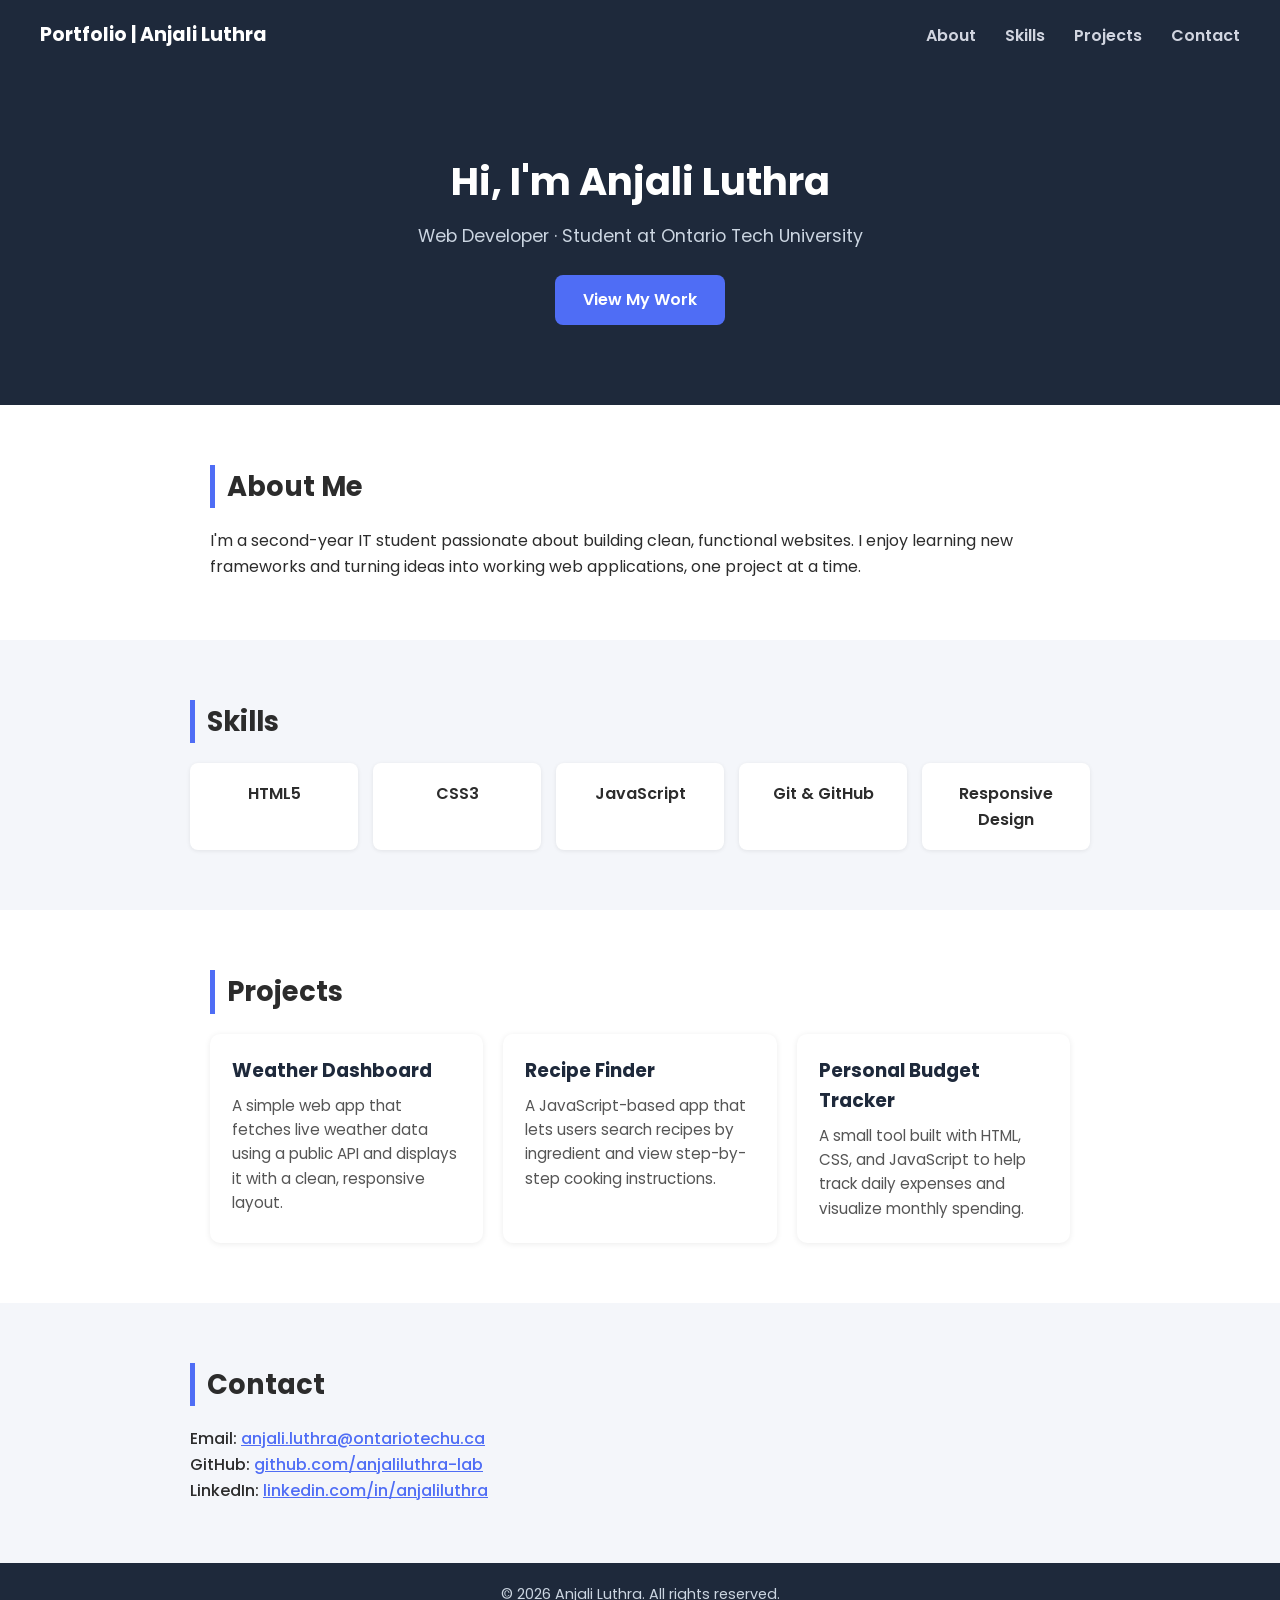
<file: Week 3/index.html>
<!DOCTYPE html> <!-- Declares this as HTML5 -->
<html lang="en">   <!-- Root element; lang="en" = page language -->

<head> <!-- Page setup info, nothing visible here -->
  <meta charset="UTF-8">  <!-- Sets character encoding -->
  <meta name="viewport" content="width=device-width, initial-scale=1.0">  <!-- Makes page mobile-responsive -->
  <title>Anjali Luthra | Portfolio</title>      <!-- Shows in browser tab -->
  <link rel="preconnect" href="https://fonts.googleapis.com">    <!-- Imports the Poppins font -->
  <link href="https://fonts.googleapis.com/css2?family=Poppins:wght@400;600;700&display=swap" rel="stylesheet">
  <link rel="stylesheet" href="style.css">    <!-- Links style.css file -->
</head>

<body>   <!-- Everything visible starts here -->

  <nav class="navbar">    <!-- Top navigation bar -->
    <div class="logo">Portfolio | Anjali Luthra</div> <!-- Site name / logo text -->
    <div class="nav-links">    <!-- Jump links to sections below -->
      <a href="#about">About</a>  <!-- #id = scroll to matching id on this page -->
      <a href="#skills">Skills</a>
      <a href="#projects">Projects</a>
      <a href="#contact">Contact</a>
    </div>
  </nav>

  <header class="hero">
    <h1>Hi, I'm Anjali Luthra</h1>  <!-- Intro banner -->
    <p>Web Developer &middot; Student at Ontario Tech University</p>   <!-- &middot; = · symbol -->
    <a href="https://github.com/anjaliluthra-lab" target="_blank" class="btn">View My Work</a>  <!-- Links OUT to GitHub in a new tab -->
  </header>

  <section id="about" class="section">  <!-- Target for the "About" nav link -->
    <h2>About Me</h2>
    <p>I'm a second-year IT student passionate about building clean, functional websites. I enjoy learning new frameworks and turning ideas into working web applications, one project at a time.</p>
  </section>

  <section id="skills" class="section alt-bg">  <!-- alt-bg = alternate background color -->
    <h2>Skills</h2>
    <div class="skills-grid"> <!-- Grid layout for skill boxes -->
      <div class="skill-card">HTML5</div>
      <div class="skill-card">CSS3</div>
      <div class="skill-card">JavaScript</div>
      <div class="skill-card">Git &amp; GitHub</div>  <!-- &amp; = & symbol -->
      <div class="skill-card">Responsive Design</div>
    </div>
  </section>

  <section id="projects" class="section">
    <h2>Projects</h2>
    <div class="projects-grid">   <!-- Grid layout for project cards -->
      <div class="project-card">  <!-- Placeholder projects -->
        <h3>Weather Dashboard</h3>
        <p>A simple web app that fetches live weather data using a public API and displays it with a clean, responsive layout.</p>
      </div>
      <div class="project-card">
        <h3>Recipe Finder</h3>
        <p>A JavaScript-based app that lets users search recipes by ingredient and view step-by-step cooking instructions.</p>
      </div>
      <div class="project-card">
        <h3>Personal Budget Tracker</h3>
        <p>A small tool built with HTML, CSS, and JavaScript to help track daily expenses and visualize monthly spending.</p>
      </div>
    </div>
  </section>

  <section id="contact" class="section alt-bg">
    <h2>Contact</h2>
    <p>Email: <a href="mailto:anjali.luthra@ontariotechu.ca">anjali.luthra@ontariotechu.ca</a></p>    <!-- mailto: opens default email app -->
    <p>GitHub: <a href="https://github.com/anjaliluthra-lab" target="_blank">github.com/anjaliluthra-lab</a></p>  <!-- Real clickable links, open in new tab -->
    <p>LinkedIn: <a href="https://linkedin.com/in/anjaliluthra" target="_blank">linkedin.com/in/anjaliluthra</a></p>
  </section>

  <footer>
    <p>&copy; 2026 Anjali Luthra. All rights reserved.</p>  <!-- &copy; = © symbol -->
  </footer>

</body>
</html>
</file>
<file: Week 3/style.css>
/* Resets default spacing on every element */
* {
  margin: 0;
  padding: 0;
  box-sizing: border-box;
}

/* Sets the base font, line spacing, and text color for the whole page */
body {
  font-family: 'Poppins', Arial, sans-serif;
  line-height: 1.6;
  color: #2c2c2c;
}

/* Navbar */
/* Lays out logo and links side by side */
.navbar {
  display: flex;
  justify-content: space-between;
  align-items: center;
  padding: 20px 40px;
  background-color: #1e293b;
}

/* Styles the logo text */
.navbar .logo {
  color: white;
  font-weight: 700;
  font-size: 1.2rem;
}

/* Styles each nav link, removes underline */
.nav-links a {
  color: #d1d5e0;
  text-decoration: none;
  margin-left: 25px;
  font-weight: 600;
  padding-bottom: 4px;
  border-bottom: 2px solid transparent;
  transition: color 0.2s, border-color 0.2s;
}

/* Changes link color on mouse hover */
.nav-links a:hover {
  color: #7f9cf5;
  border-bottom: 2px solid #7f9cf5;
}

/* Hero */
/* The big intro banner styling */
.hero {
  background-color: #1e293b;
  color: white;
  text-align: center;
  padding: 80px 20px;
}

/* Main heading size */
.hero h1 {
  font-size: 2.4rem;
  margin-bottom: 10px;
}

/* Subtitle text under the heading */
.hero p {
  font-size: 1.1rem;
  color: #cbd5e1;
  margin-bottom: 25px;
}

/* Button styling for "View My Work" */
.btn {
  display: inline-block;
  background-color: #4f6df5;
  color: white;
  padding: 12px 28px;
  border-radius: 8px;
  text-decoration: none;
  font-weight: 600;
}

/* Darker button color on hover */
.btn:hover {
  background-color: #3d57d4;
}

/* Sections */
/* Shared spacing/width for every section */
.section {
  padding: 60px 20px;
  max-width: 900px;
  margin: 0 auto;
}

/* Light gray background for alternating sections */
.alt-bg {
  background-color: #f4f6fa;
  max-width: 100%;
}

/* Keeps content inside alt-bg centered and same width */
.alt-bg > * {
  max-width: 900px;
  margin-left: auto;
  margin-right: auto;
}

/* Section titles with a colored left border accent */
.section h2 {
  font-size: 1.7rem;
  margin-bottom: 20px;
  border-left: 5px solid #4f6df5;
  padding-left: 12px;
}

/* Skills */
.skills-grid {
  display: grid;
  grid-template-columns: repeat(auto-fit, minmax(140px, 1fr));
  gap: 15px;
}

/* Arranges skill cards in a responsive grid */
/* Styles each individual skill box */
.skill-card {
  background-color: white;
  border-radius: 8px;
  padding: 18px;
  text-align: center;
  font-weight: 600;
  box-shadow: 0 1px 4px rgba(0,0,0,0.08);
}

/* Projects */
.projects-grid {
  display: grid;
  grid-template-columns: repeat(auto-fit, minmax(240px, 1fr));
  gap: 20px;
}

/* Arranges project cards in a responsive grid */
/* Styles each individual project card */
.project-card {
  background-color: white;
  border-radius: 10px;
  padding: 22px;
  box-shadow: 0 1px 6px rgba(0,0,0,0.08);
}

/* Project title styling */
.project-card h3 {
  margin-bottom: 8px;
  color: #1e293b;
}

/* Project description text */
.project-card p {
  color: #555;
  font-size: 0.95rem;
}

/* Contact */
#contact p {
  font-weight: 500;
}

/* Styles contact links (email, GitHub, LinkedIn) to look like clickable URLs */
#contact a {
  color: #4f6df5;
  text-decoration: underline;
}

/* Darker link color on mouse hover */
#contact a:hover {
  color: #3d57d4;
}

/* Footer */
/* Bottom footer bar styling */
footer {
  text-align: center;
  padding: 20px;
  background-color: #1e293b;
  color: #cbd5e1;
  font-size: 0.9rem;
}

/* Responsive */
/* Adjusts layout for small screens (phones) */
@media (max-width: 600px) {
  .navbar {
    flex-direction: column;
    gap: 10px;
  }
  .hero h1 {
    font-size: 1.8rem;
  }
}
</file>
